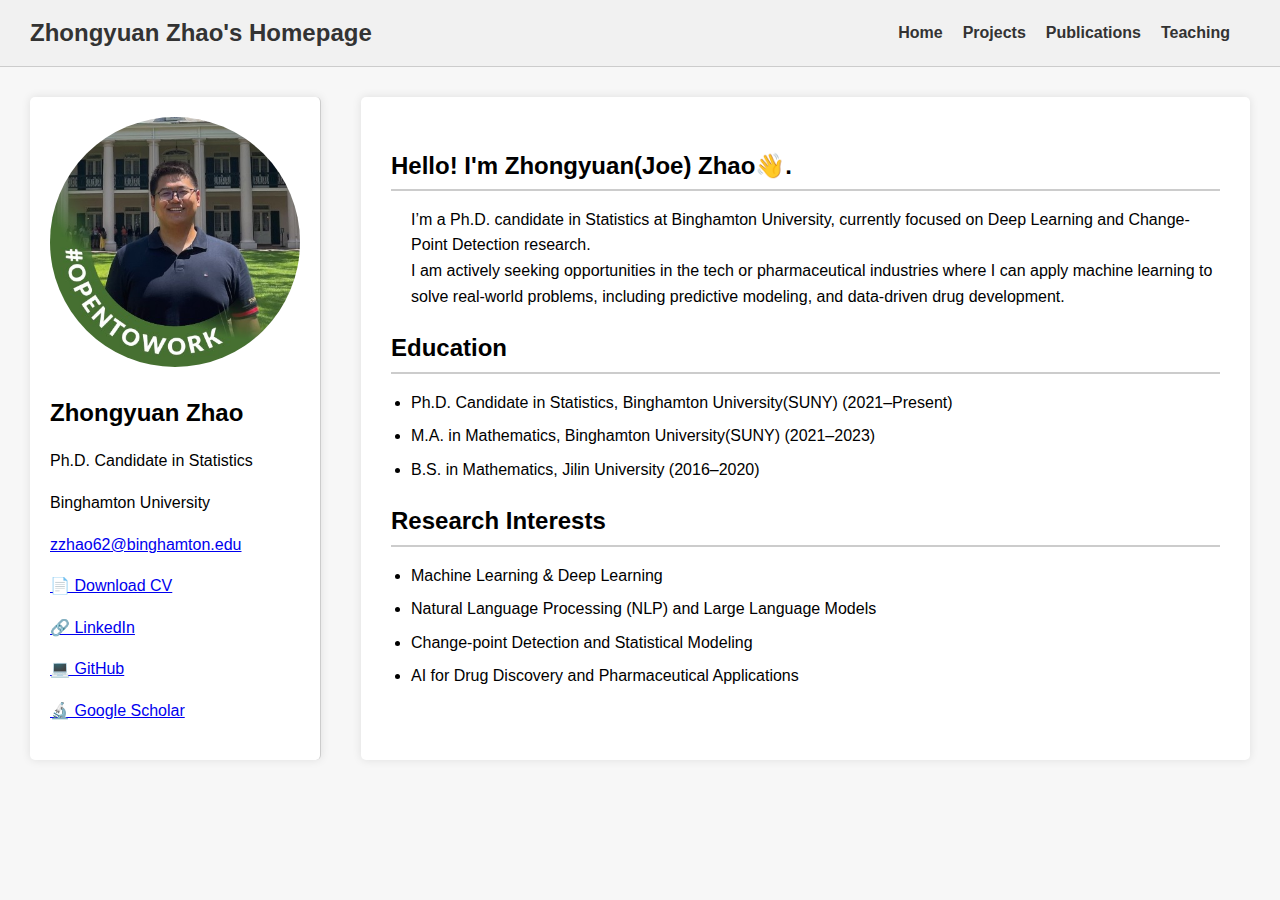
<file: index.html>
<!DOCTYPE html>
<html lang="en">
<head>
  <meta charset="UTF-8" />
  <meta name="viewport" content="width=device-width, initial-scale=1.0"/>
  <title>Zhongyuan Zhao's Homepage</title>
  <link rel="stylesheet" href="style.css">
</head>
<body>

  <div class="header-bar">
    <h1>Zhongyuan Zhao's Homepage</h1>
    <div class="topnav">
      <a href="index.html">Home</a>
      <a href="projects.html">Projects</a>
      <a href="Publications.html">Publications</a>
      <a href="teaching.html">Teaching</a>

    </div>
  </div>

  <div class="container">
    <div class="sidebar">
      <img src="profile.jpg" alt="Profile Picture" class="profile-pic"/>
      <h2>Zhongyuan Zhao</h2>
      <p>Ph.D. Candidate in Statistics</p>
      <p>Binghamton University</p>

      <p><a href="mailto:zzhao62@binghamton.com">zzhao62@binghamton.edu</a></p>
      <p><a href="Resume.pdf">📄 Download CV</a></p>
      <p><a href="https://www.linkedin.com/in/joezhao6/" target="_blank">🔗 LinkedIn</a></p>
      <p><a href="https://github.com/zhongyuan-z" target="_blank">💻 GitHub</a></p>
      <p><a href="https://scholar.google.com/citations?user=JL5xWbkAAAAJ&hl=en" target="_blank">🔬 Google Scholar</a></p>
    </div>

    <div class="main-content">
      <h2>Hello! I'm Zhongyuan(Joe) Zhao👋.</h2>
      <hr class="section-divider" />
      <ul>
        <p>
          I’m a Ph.D. candidate in Statistics at Binghamton University, currently focused on Deep Learning and Change-Point Detection research.<br>
          I am actively seeking opportunities in the tech or pharmaceutical industries where
          I can apply machine learning to solve real-world problems, including predictive modeling, and data-driven drug development.
        </p>
      </ul>

      <h2>Education</h2>
      <hr class="section-divider" />
      <ul>
        <li>Ph.D. Candidate in Statistics, Binghamton University(SUNY) (2021–Present)</li>
        <li>M.A. in Mathematics, Binghamton University(SUNY) (2021–2023)</li>
        <li>B.S. in Mathematics, Jilin University (2016–2020)</li>
      </ul>

      <h2>Research Interests</h2>
      <hr class="section-divider" />
      <ul>
        <li>Machine Learning & Deep Learning</li>
        <li>Natural Language Processing (NLP) and Large Language Models</li>
        <li>Change-point Detection and Statistical Modeling</li>
        <li>AI for Drug Discovery and Pharmaceutical Applications</li>
      </ul>
    </div>
  </div>

</body>
</html>
</file>
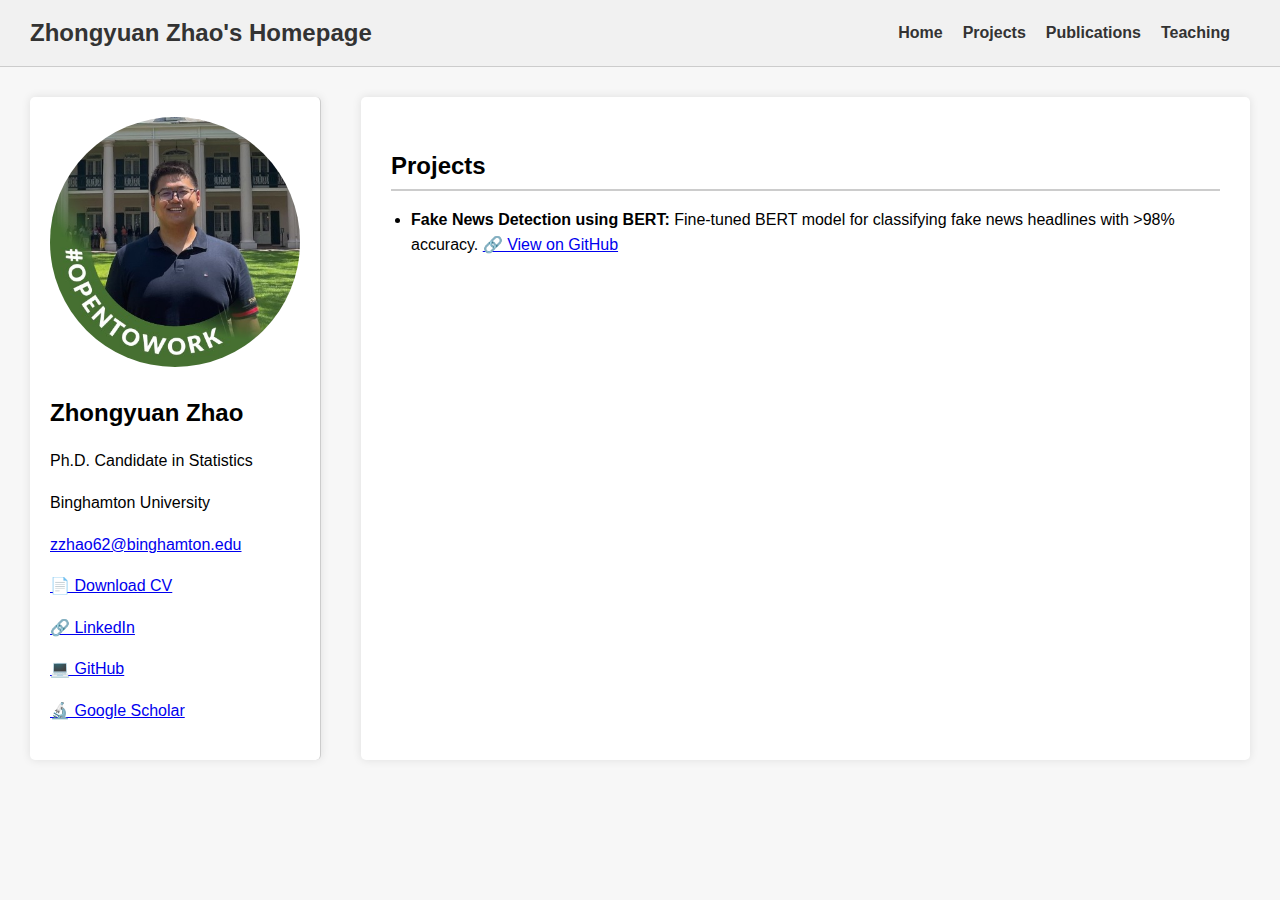
<file: projects.html>
<!DOCTYPE html>
<html lang="en">
<head>
  <meta charset="UTF-8" />
  <meta name="viewport" content="width=device-width, initial-scale=1.0"/>
  <title>Projects – Zhongyuan Zhao</title>
  <link rel="stylesheet" href="style.css" />
</head>
<body>

  <div class="header-bar">
    <h1>Zhongyuan Zhao's Homepage</h1>
    <div class="topnav">
      <a href="index.html">Home</a>
      <a href="projects.html">Projects</a>
      <a href="Publications.html">Publications</a>
      <a href="teaching.html">Teaching</a>
    </div>
  </div>
  <div class="container">
    <div class="sidebar">
      <img src="profile.jpg" alt="Profile Picture" class="profile-pic"/>
      <h2>Zhongyuan Zhao</h2>
      <p>Ph.D. Candidate in Statistics</p>
      <p>Binghamton University</p>

      <p><a href="mailto:zzhao62@binghamton.edu">zzhao62@binghamton.edu</a></p>
      <p><a href="Resume.pdf">📄 Download CV</a></p>
      <p><a href="https://www.linkedin.com/in/joezhao6/" target="_blank">🔗 LinkedIn</a></p>
      <p><a href="https://github.com/zhongyuan-z" target="_blank">💻 GitHub</a></p>
      <p><a href="https://scholar.google.com/citations?user=JL5xWbkAAAAJ&hl=en" target="_blank">🔬 Google Scholar</a></p>
    </div>


    <div class="main-content">
      <h2>Projects</h2>
      <hr class="section-divider" />
      <ul>
        <li>
          <strong>Fake News Detection using BERT:</strong>
          Fine-tuned BERT model for classifying fake news headlines with >98% accuracy.
          <a href="https://github.com/zhongyuan-z/bert-fake-news-detection" target="_blank">🔗 View on GitHub</a>
        </li>
      </ul>
    </div>
  </div>
</body>
</html>
</file>
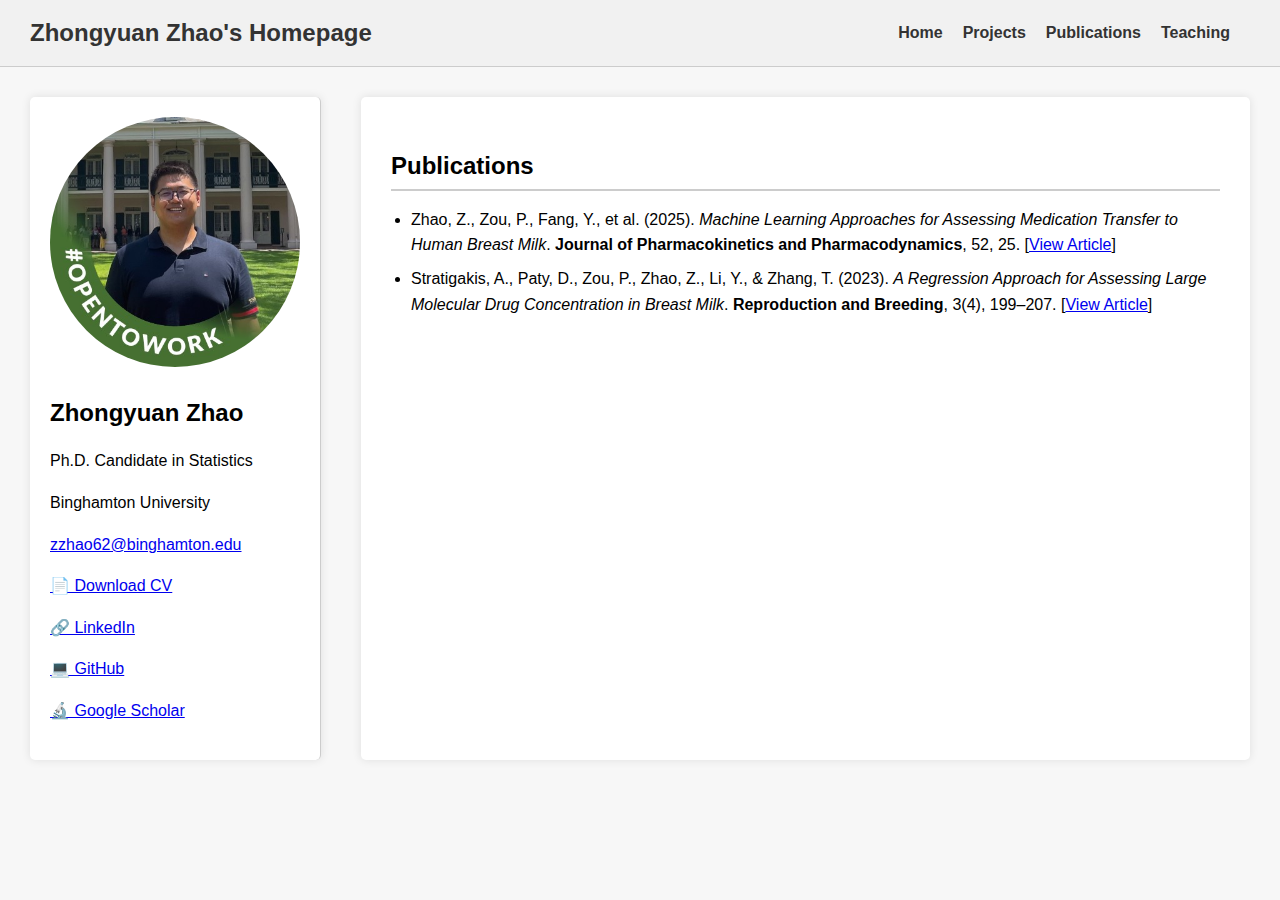
<file: Publications.html>
<!DOCTYPE html>
<html lang="en">
<head>
  <meta charset="UTF-8" />
  <meta name="viewport" content="width=device-width, initial-scale=1.0"/>
  <title>Publications – Zhongyuan Zhao</title>
  <link rel="stylesheet" href="style.css" />
</head>
<body>

  <div class="header-bar">
    <h1>Zhongyuan Zhao's Homepage</h1>
    <div class="topnav">
      <a href="index.html">Home</a>
      <a href="projects.html">Projects</a>
      <a href="Publications.html">Publications</a>
      <a href="teaching.html">Teaching</a>
    </div>
  </div>
  <div class="container">
    <div class="sidebar">
      <img src="profile.jpg" alt="Profile Picture" class="profile-pic"/>
      <h2>Zhongyuan Zhao</h2>
      <p>Ph.D. Candidate in Statistics</p>
      <p>Binghamton University</p>

      <p><a href="mailto:zzhao62@binghamton.edu">zzhao62@binghamton.edu</a></p>
      <p><a href="Resume.pdf">📄 Download CV</a></p>
      <p><a href="https://www.linkedin.com/in/joezhao6/" target="_blank">🔗 LinkedIn</a></p>
      <p><a href="https://github.com/zhongyuan-z" target="_blank">💻 GitHub</a></p>
      <p><a href="https://scholar.google.com/citations?user=JL5xWbkAAAAJ&hl=en" target="_blank">🔬 Google Scholar</a></p>
    </div>

    <div class="main-content">
      <h2>Publications</h2>
      <hr class="section-divider" />
        <ul>
            <li>
              Zhao, Z., Zou, P., Fang, Y., et al. (2025).
              <i>Machine Learning Approaches for Assessing Medication Transfer to Human Breast Milk</i>.
              <b>Journal of Pharmacokinetics and Pharmacodynamics</b>, 52, 25.
              [<a href="https://doi.org/10.1007/s10928-025-09972-9" target="_blank">View Article</a>]
            </li>

            <li>
              Stratigakis, A., Paty, D., Zou, P., Zhao, Z., Li, Y., & Zhang, T. (2023).
              <i>A Regression Approach for Assessing Large Molecular Drug Concentration in Breast Milk</i>.
              <b>Reproduction and Breeding</b>, 3(4), 199–207.
              [<a href="https://doi.org/10.1016/j.repbre.2023.10.003" target="_blank">View Article</a>]
            </li>
        </ul>
    </div>
  </div>

</body>
</html>
</file>
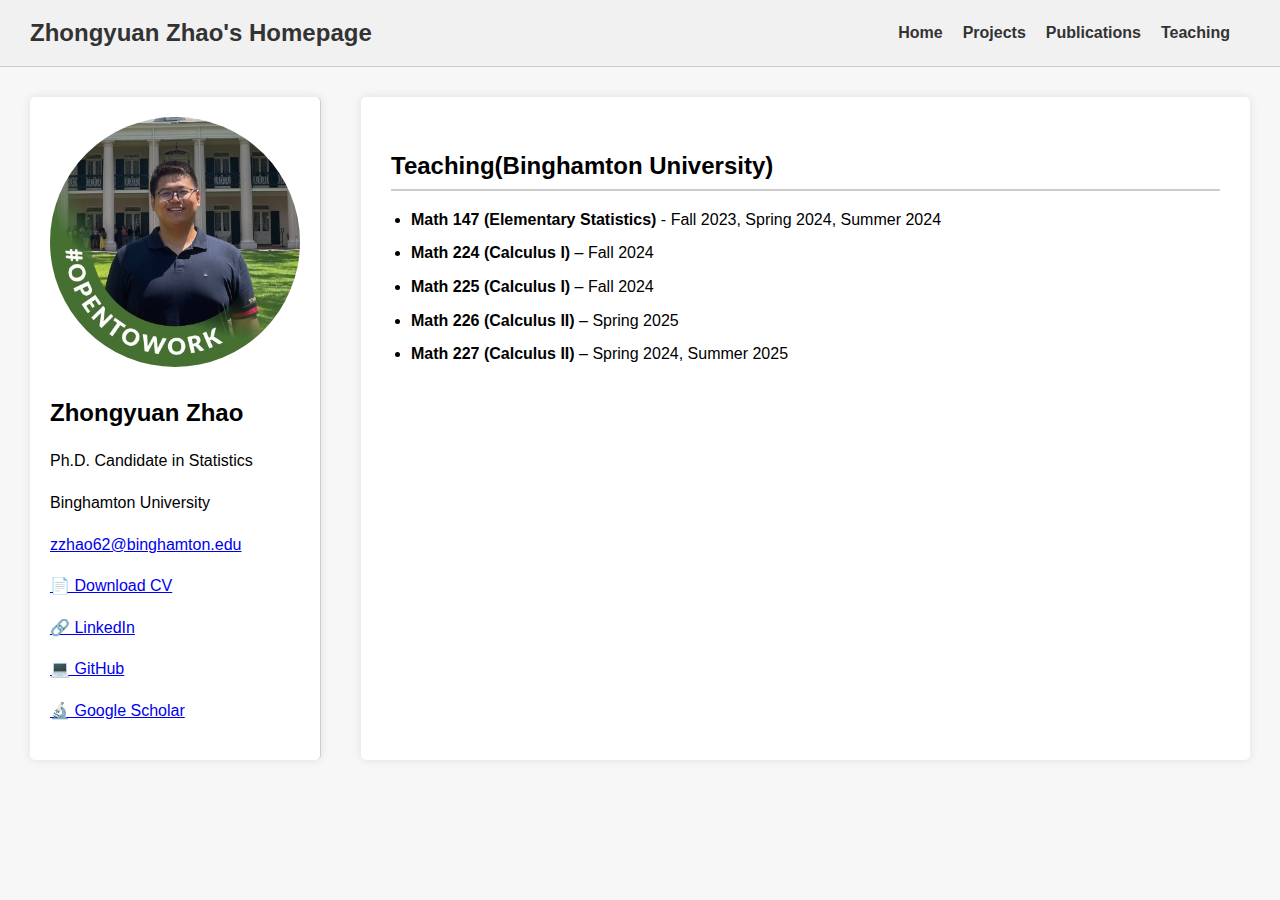
<file: teaching.html>
<!DOCTYPE html>
<html lang="en">
<head>
  <meta charset="UTF-8" />
  <meta name="viewport" content="width=device-width, initial-scale=1.0"/>
  <title>Teaching – Zhongyuan Zhao</title>
  <link rel="stylesheet" href="style.css" />
</head>
<body>

  <div class="header-bar">
    <h1>Zhongyuan Zhao's Homepage</h1>
    <div class="topnav">
      <a href="index.html">Home</a>
      <a href="projects.html">Projects</a>
      <a href="Publications.html">Publications</a>
      <a href="teaching.html">Teaching</a>
    </div>
  </div>

  <div class="container">
    <div class="sidebar">
      <img src="profile.jpg" alt="Profile Picture" class="profile-pic"/>
      <h2>Zhongyuan Zhao</h2>
      <p>Ph.D. Candidate in Statistics</p>
      <p>Binghamton University</p>

      <p><a href="mailto:zzhao62@binghamton.edu">zzhao62@binghamton.edu</a></p>
      <p><a href="Resume.pdf">📄 Download CV</a></p>
      <p><a href="https://www.linkedin.com/in/joezhao6/" target="_blank">🔗 LinkedIn</a></p>
      <p><a href="https://github.com/zhongyuan-z" target="_blank">💻 GitHub</a></p>
      <p><a href="https://scholar.google.com/citations?user=JL5xWbkAAAAJ&hl=en" target="_blank">🔬 Google Scholar</a></p>
    </div>

    <div class="main-content">
      <h2>Teaching(Binghamton University)</h2>
      <hr class="section-divider" />
      <ul>
        <li>
          <strong>Math 147 (Elementary Statistics)</strong> - Fall 2023, Spring 2024, Summer 2024
        </li>
        <li><strong>Math 224 (Calculus I)</strong> – Fall 2024</li>
        <li><strong>Math 225 (Calculus I)</strong> – Fall 2024</li>
        <li><strong>Math 226 (Calculus II)</strong> – Spring 2025</li>
        <li><strong>Math 227 (Calculus II)</strong> – Spring 2024, Summer 2025</li>
      </ul>
    </div>
  </div>

</body>
</html>
</file>
<file: style.css>
body {
  font-family: Arial, sans-serif;
  margin: 0;
  background: #f7f7f7;
}

.topnav {
  background-color: #f1f1f1;
  padding: 10px 20px;
  display: flex;
  justify-content: flex-end;
  gap: 20px;
  font-weight: bold;
}

.topnav a {
  text-decoration: none;
  color: #333;
}

.container {
  display: flex;
  margin: 30px;
}

.sidebar {
  width: 250px;
  padding: 20px;
  background: white;
  border-radius: 5px;
  margin-right: 40px;
  box-shadow: 0 0 10px rgba(0,0,0,0.1);
}

.profile-pic {
  width: 100%;
  border-radius: 50%;
}

.main-content {
  flex-grow: 1;
  background: white;
  padding: 30px;
  border-radius: 5px;
  box-shadow: 0 0 10px rgba(0,0,0,0.1);
  text-align: left;
}

ul {
  padding-left: 20px;
}

h2 {
  margin-bottom: 4px; /* reduce space below heading */
}

.section-divider {
  margin-top: 4px;   /* reduce space above the line */
  margin-bottom: 16px; /* optional: space below the line */
  border: none;
  border-top: 2px solid #ccc;
}
.header-bar {
  display: flex;
  justify-content: space-between;
  align-items: center;
  padding: 10px 30px;
  background-color: #f1f1f1;
  border-bottom: 1px solid #ccc;
}

.header-bar h1 {
  margin: 0;
  font-size: 1.5rem;
  color: #333;
}

.topnav {
  display: flex;
  gap: 20px;
}
body {
  font-size: 16px;
  line-height: 1.6;
}
.topnav a:hover {
  color: #007acc;
}
ul li {
  margin-bottom: 8px;
}

.sidebar {
  width: 250px;
  min-width: 250px;
  max-width: 250px;
  padding: 20px;
  background-color: #fff;
  border-right: 1px solid #ccc;
}
</file>
